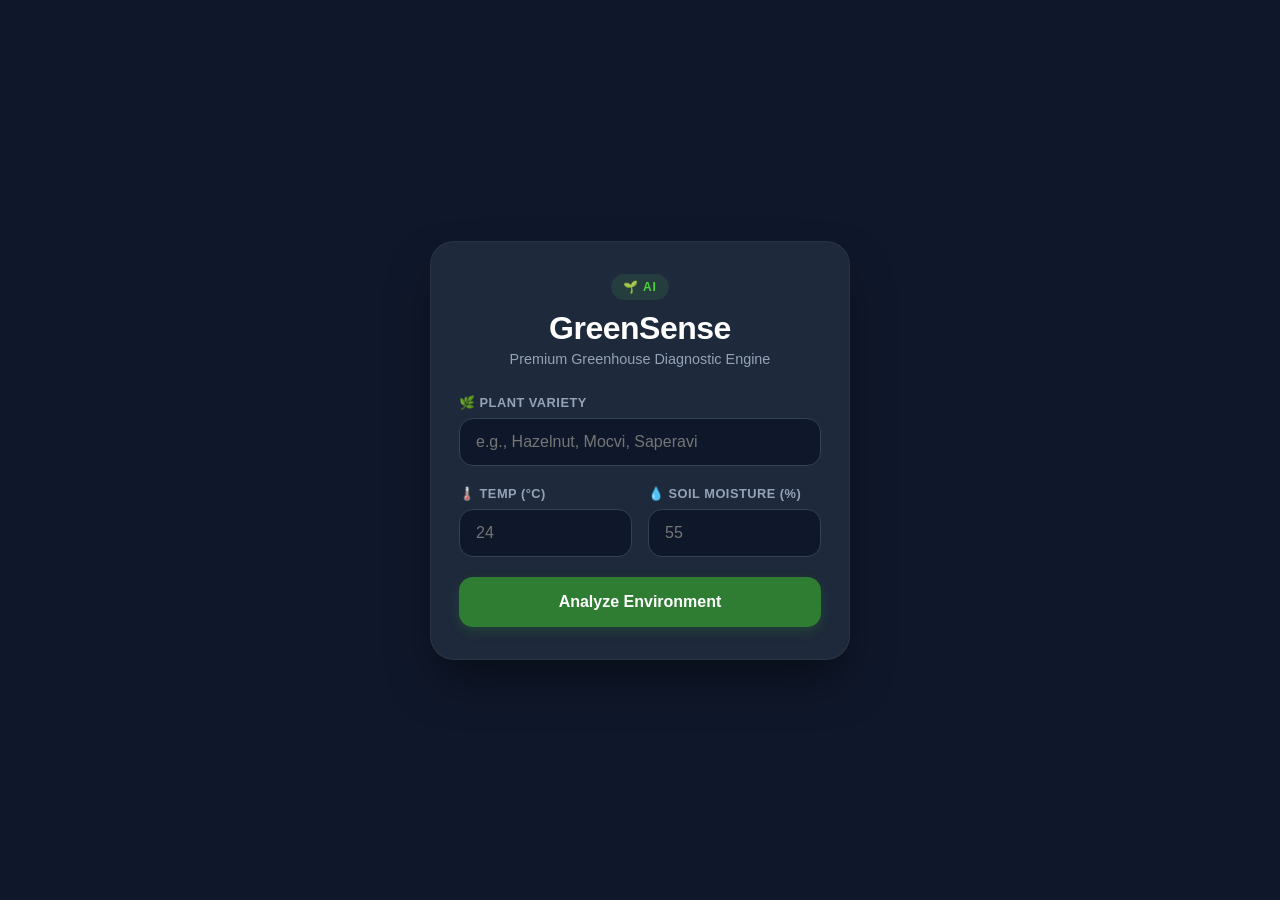
<file: index.html>
<!DOCTYPE html>
<html lang="en">
<head>
    <meta charset="UTF-8">
    <meta name="viewport" content="width=device-width, initial-scale=1.0, maximum-scale=1.0, user-scalable=no">
    <title>GreenSense AI - Smart Agro Assistant</title>
    <link rel="stylesheet" href="style.css">
</head>
<body>
    <div class="container">
        <header>
            <div class="logo-badge">🌱 AI</div>
            <h1>GreenSense</h1>
            <p class="subtitle">Premium Greenhouse Diagnostic Engine</p>
        </header>
        
        <main>
            <div class="form-group">
                <label for="plantName">🌿 Plant Variety</label>
                <input type="text" id="plantName" placeholder="e.g., Hazelnut, Mocvi, Saperavi" autocomplete="off">
            </div>

            <div class="input-grid">
                <div class="form-group">
                    <label for="temperature">🌡️ Temp (°C)</label>
                    <input type="number" id="temperature" placeholder="24" inputmode="decimal">
                </div>

                <div class="form-group">
                    <label for="humidity">💧 Soil Moisture (%)</label>
                    <input type="number" id="humidity" placeholder="55" inputmode="numeric">
                </div>
            </div>

            <button id="analyzeBtn" class="interactive-btn">Analyze Environment</button>

            <div id="resultCard" class="result-card hidden">
                <div class="gauge-wrapper">
                    <div class="gauge-body">
                        <div class="gauge-fill" id="gaugeFill"></div>
                        <div class="gauge-cover"><span id="scoreValue">0</span>%</div>
                    </div>
                </div>
                <p id="aiAdvice"></p>
            </div>
        </main>
    </div>

    <script type="module" src="app.js"></script>
</body>
</html>
</file>
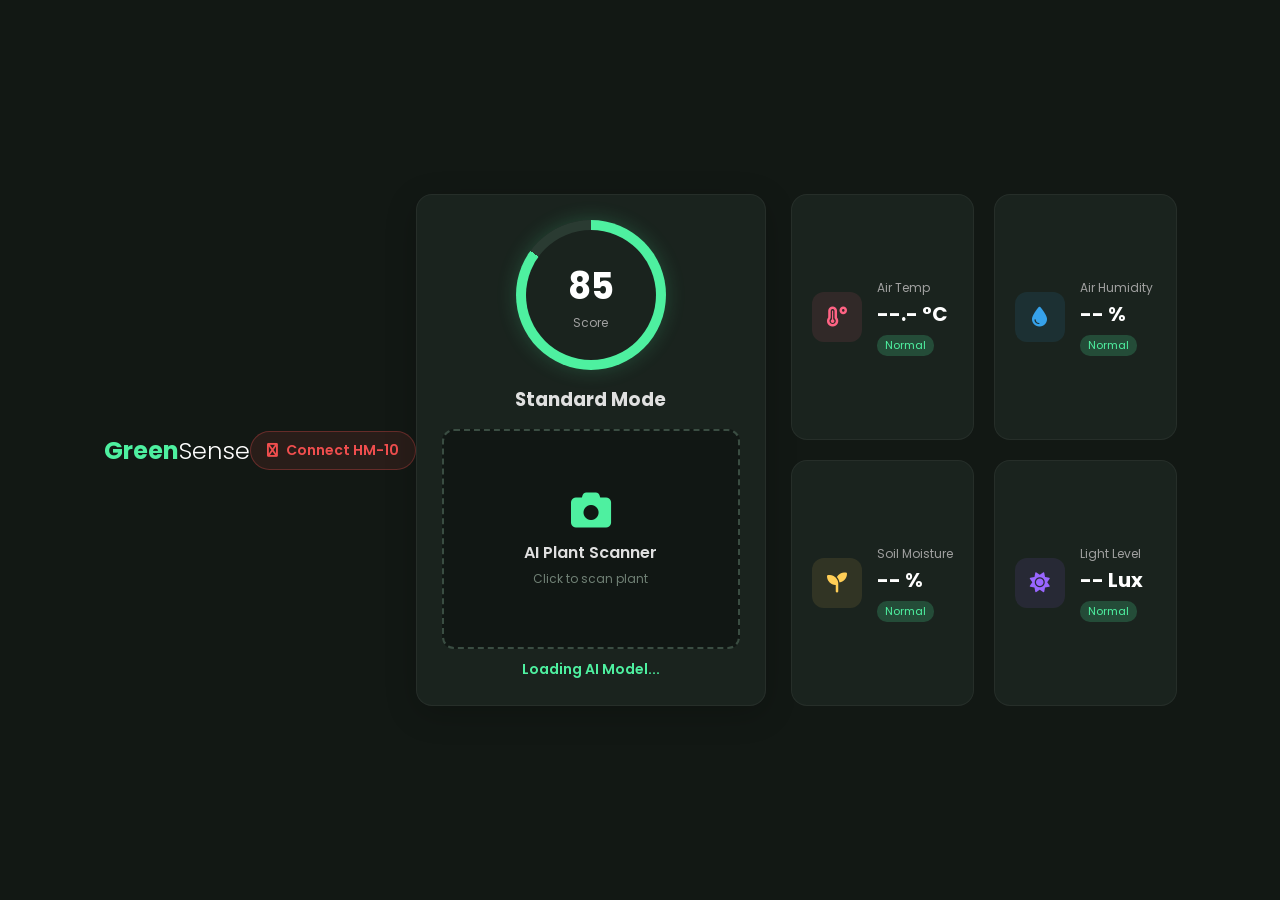
<file: GreenSense/index.html>
<!DOCTYPE html>
<html lang="en">
<head>
    <meta charset="UTF-8">
    <meta name="viewport" content="width=device-width, initial-scale=1.0">
    <title>Document</title>
    <link rel="stylesheet" href="style.css">
    <link href="https://fonts.googleapis.com/css2?family=Poppins:wght@300;400;600;700&display=swap" rel="stylesheet">
    <link rel="stylesheet" href="https://cdnjs.cloudflare.com/ajax/libs/font-awesome/6.4.0/css/all.min.css">
</head>
<body>
<div class="logo">
                <h1>Green<span>Sense</span></h1>
            </div>
            <div class="bt-status" id="bt-button" onclick="connectBluetooth()">
                <i class="fa-solid fa-bluetooth"></i> <span id="bt-text">Connect HM-10</span>
            </div>
        </header>

        <div class="main-content">
            <div class="status-panel">
                <div class="card">
                    <div class="health-score-circle">
                        <div class="health-inner">
                            <h2 id="health-score">85</h2>
                            <p>Score</p>
                        </div>
                    </div>
                    <h3 id="mode-title">Standard Mode</h3>
                    
                    <div class="camera-container" onclick="startCamera()">
                        <video id="webcam" autoplay playsinline></video>
                        <div class="camera-placeholder" id="placeholder">
                            <i class="fa-solid fa-camera"></i>
                            <span style="font-weight: 600;">AI Plant Scanner</span>
                            <p style="font-size: 12px; color: #708075; margin-top: 5px;">Click to scan plant</p>
                        </div>
                    </div>
                    <div id="ai-result">AI Status: Ready</div>
                </div>
            </div>

            <div class="sensors-grid">
                <div class="sensor-card temp">
                    <div class="icon-wrapper"><i class="fa-solid fa-temperature-high"></i></div>
                    <div class="sensor-info"><p>Air Temp</p><h3 id="val-temp">--.- °C</h3><span class="status-badge">Normal</span></div>
                </div>
                <div class="sensor-card humidity">
                    <div class="icon-wrapper"><i class="fa-solid fa-droplet"></i></div>
                    <div class="sensor-info"><p>Air Humidity</p><h3 id="val-hum">-- %</h3><span class="status-badge">Normal</span></div>
                </div>
                <div class="sensor-card soil">
                    <div class="icon-wrapper"><i class="fa-solid fa-seedling"></i></div>
                    <div class="sensor-info"><p>Soil Moisture</p><h3 id="val-soil">-- %</h3><span class="status-badge">Normal</span></div>
                </div>
                <div class="sensor-card light">
                    <div class="icon-wrapper"><i class="fa-solid fa-sun"></i></div>
                    <div class="sensor-info"><p>Light Level</p><h3 id="val-light">-- Lux</h3><span class="status-badge">Normal</span></div>
                </div>
            </div>
        </div>
    </div>

    <script>
        let model = undefined;
        let bluetoothDevice = null;
        let rxCharacteristic = null;

        // 1. AI მოდელის ლოკალურად ჩატვირთვა ფონურ რეჟიმში
        async function loadAI() {
            document.getElementById('ai-result').innerText = "Loading AI Model...";
            model = await mobilenet.load();
            document.getElementById('ai-result').innerText = "AI Model Ready";
        }
        loadAI();

        // 2. კამერის ჩართვა და გამოსახულების ამოცნობა (ინტერნეტის გარეშე)
        async function startCamera() {
            const video = document.getElementById('webcam');
            const placeholder = document.getElementById('placeholder');
            const resultDiv = document.getElementById('ai-result');

            try {
                const stream = await navigator.mediaDevices.getUserMedia({ video: { facingMode: "environment" } });
                video.srcObject = stream;
                placeholder.style.display = 'none';
                video.style.display = 'block';
                resultDiv.innerText = "Analyzing plant...";

                // დაველოდოთ 2 წამი სკანირების ეფექტისთვის და მოვახდინოთ იდენტიფიკაცია
                setTimeout(async () => {
                    if (model) {
                        const predictions = await model.classify(video);
                        // ავიღოთ ყველაზე მაღალი ალბათობის მქონე შედეგი
                        const plantName = predictions[0].className.split(',')[0];
                        resultDiv.innerText = `Detected: ${plantName}`;
                        
                        // სიმულაცია: მცენარის მიხედვით რეჟიმის შეცვლა
                        document.getElementById('mode-title').innerText = `${plantName} Mode`;
                        adjustGreenhouseThresholds(plantName);
                    }
                }, 2000);

            } catch (err) {
                console.error("Camera access denied", err);
                resultDiv.innerText = "Error accessing camera.";
            }
        }

        // 3. გარემოს ადაპტაცია ამოცნობილი მცენარის მიხედვით
        function adjustGreenhouseThresholds(plant) {
            document.getElementById('health-score').innerText = "98";
            // აქ შეგიძლიათ შეცვალოთ სასურველი პარამეტრების ლოგიკა კოდში
        }

        // 4. Web Bluetooth კავშირი HM-10 მოდულთან
        async function connectBluetooth() {
            const btButton = document.getElementById('bt-button');
            const btText = document.getElementById('bt-text');

            try {
                btText.innerText = "Searching...";
                // ვეძებთ HM-10 ან ნებისმიერ BLE მოწყობილობას, რომელიც ატარებს Serial პორტის სერვისს
                bluetoothDevice = await navigator.bluetooth.requestDevice({
                    filters: [{ namePrefix: 'HM-' }, { name: 'MLT-BT05' }],
                    optionalServices: ['0000ffe0-0000-1000-8000-00805f9b34fb'] // სტანდარტული HM-10 სერვისი
                });

                const server = await bluetoothDevice.gatt.connect();
                const service = await server.getPrimaryService('0000ffe0-0000-1000-8000-00805f9b34fb');
                rxCharacteristic = await service.getCharacteristic('0000ffe1-0000-1000-8000-00805f9b34fb');

                // მონაცემების მიღების დაწყება
                await rxCharacteristic.startNotifications();
                rxCharacteristic.addEventListener('characteristicvaluechanged', handleDataReceived);

                btButton.classList.add('connected');
                btText.innerText = "Connected";

            } catch (error) {
                console.error("Bluetooth connection failed", error);
                btText.innerText = "Connect HM-10";
                alert("კავშირი ვერ დამყარდა. დარწმუნდით, რომ ბლუთუზი ჩართულია და იყენებთ Chrome/Edge ბრაუზერს.");
            }
        }

        // 5. Arduino-დან მოსული ტექსტური მონაცემების დამუშავება
        // მოსული მონაცემის ფორმატი უნდა იყოს მაგალითად: T:24.5,H:62,S:48,L:720
        function handleDataReceived(event) {
            const value = new TextDecoder().decode(event.target.value);
            console.log("Received data:", value);

            const parts = value.split(',');
            parts.forEach(part => {
                const kv = part.split(':');
                if(kv[0] === 'T') document.getElementById('val-temp').innerText = `${kv[1]} °C`;
                if(kv[0] === 'H') document.getElementById('val-hum').innerText = `${kv[1]} %`;
                if(kv[0] === 'S') document.getElementById('val-soil').innerText = `${kv[1]} %`;
                if(kv[0] === 'L') document.getElementById('val-light').innerText = `${kv[1]} Lux`;
            });
        }
    </script>
</body>
</html>
</file>
<file: style.css>
:root {
    --primary: #1b5e20;
    --primary-light: #4caf50;
    --bg: #0f172a; /* Deep dark slate background */
    --card-bg: #1e293b; /* Sleek dark card background */
    --text: #f8fafc; /* Bright text for contrast */
    --text-light: #94a3b8; /* Muted secondary text */
    --border: #334155; /* Subtle dark border */
}

* {
    box-sizing: border-box;
    margin: 0;
    padding: 0;
    -webkit-tap-highlight-color: transparent;
}

body {
    font-family: -apple-system, BlinkMacSystemFont, "SF Pro Display", "Segoe UI", Roboto, sans-serif;
    background-color: var(--bg);
    color: var(--text);
    display: flex;
    justify-content: center;
    align-items: center;
    min-height: 100vh;
    padding: 20px;
}

.container {
    background: var(--card-bg);
    padding: 32px 28px;
    border-radius: 24px;
    box-shadow: 0 25px 50px -12px rgba(0, 0, 0, 0.5);
    width: 100%;
    max-width: 420px;
    border: 1px solid rgba(255, 255, 255, 0.05); /* Soft border glow */
}

header {
    text-align: center;
    margin-bottom: 28px;
}

.logo-badge {
    background: rgba(76, 175, 80, 0.15);
    color: #4cd137;
    font-weight: 700;
    font-size: 0.75rem;
    padding: 6px 12px;
    border-radius: 100px;
    display: inline-block;
    margin-bottom: 10px;
    letter-spacing: 1px;
}

h1 {
    font-size: 2rem;
    font-weight: 800;
    letter-spacing: -0.5px;
    color: #ffffff;
}

.subtitle {
    color: var(--text-light);
    font-size: 0.9rem;
    margin-top: 4px;
}

.form-group {
    display: flex;
    flex-direction: column;
    margin-bottom: 20px;
}

.input-grid {
    display: grid;
    grid-template-columns: 1fr 1fr;
    gap: 16px;
}

label {
    font-weight: 600;
    font-size: 0.8rem;
    margin-bottom: 8px;
    color: #94a3b8;
    text-transform: uppercase;
    letter-spacing: 0.5px;
}

input {
    width: 100%;
    padding: 14px 16px;
    border: 1.5px solid var(--border);
    border-radius: 14px;
    font-size: 1rem;
    background-color: #0f172a; /* Dark background inside inputs */
    color: #ffffff;
    transition: all 0.2s ease;
    outline: none;
}

input:focus {
    border-color: var(--primary-light);
    background-color: #1e293b;
    box-shadow: 0 0 0 4px rgba(76, 175, 80, 0.25);
}

.interactive-btn {
    width: 100%;
    padding: 16px;
    background-color: #2e7d32;
    color: #ffffff;
    border: none;
    border-radius: 14px;
    font-size: 1rem;
    font-weight: 600;
    cursor: pointer;
    transition: all 0.2s ease;
    box-shadow: 0 4px 12px rgba(46, 125, 50, 0.3);
}

.interactive-btn:active {
    transform: scale(0.99);
    background-color: #144517;
}

/* Semi-Circle Gauge Dark Mode Customization */
.gauge-wrapper {
    display: flex;
    justify-content: center;
    margin: 10px 0 24px 0;
}

.gauge-body {
    position: relative;
    width: 200px;
    height: 100px;
    overflow: hidden;
    background: #334155; /* Dark track for the dial pointer */
    border-top-left-radius: 100px;
    border-top-right-radius: 100px;
}

.gauge-fill {
    position: absolute;
    top: 100%;
    left: 0;
    width: 100%;
    height: 100%;
    background: var(--primary-light);
    transform-origin: center top;
    transform: rotate(0turn);
    transition: transform 1.2s cubic-bezier(0.19, 1, 0.22, 1), background-color 1s ease;
    border-bottom-left-radius: 100px;
    border-bottom-right-radius: 100px;
}

.gauge-cover {
    position: absolute;
    width: 76%;
    height: 76%;
    background: var(--card-bg); /* Matches the outer container background color */
    border-top-left-radius: 100px;
    border-top-right-radius: 100px;
    bottom: 0;
    left: 12%;
    display: flex;
    align-items: flex-end;
    justify-content: center;
    padding-bottom: 6px;
    font-size: 1.8rem;
    font-weight: 800;
    color: #ffffff;
}

/* Response Blocks */
.result-card {
    margin-top: 28px;
    padding: 24px;
    border-radius: 18px;
    background: #0f172a;
    border: 1px solid var(--border);
    animation: slideUp 0.4s ease-out;
}

#aiAdvice {
    font-size: 0.95rem;
    line-height: 1.6;
    color: #cbd5e1;
    text-align: center;
}

.error-state {
    color: #f87171 !important; /* Brighter neon red for dark theme visibility */
    font-weight: 600;
}

.hidden { display: none; }

@keyframes slideUp {
    from { opacity: 0; transform: translateY(15px); }
    to { opacity: 1; transform: translateY(0); }
}
</file>
<file: GreenSense/style.css>
* { margin: 0; padding: 0; box-sizing: border-box; font-family: 'Poppins', sans-serif; }
        body { background-color: #121814; color: #e0e0e0; padding: 20px; display: flex; justify-content: center; align-items: center; min-height: 100vh; }
        .container { width: 100%; max-width: 1200px; display: grid; grid-template-columns: 1fr; gap: 20px; }
        
        header { display: flex; justify-content: space-between; align-items: center; background: linear-gradient(135deg, #1e2d24, #142019); padding: 20px; border-radius: 16px; box-shadow: 0 4px 30px rgba(0, 0, 0, 0.3); border: 1px solid rgba(46, 117, 89, 0.2); }
        .logo h1 { color: #4ef0a0; font-size: 24px; font-weight: 700; }
        .logo span { color: #fff; font-weight: 300; }
        
        .bt-status { background: rgba(240, 78, 78, 0.1); color: #f04e4e; padding: 8px 16px; border-radius: 20px; font-size: 14px; font-weight: 600; display: flex; align-items: center; gap: 8px; border: 1px solid rgba(240, 78, 78, 0.3); cursor: pointer; transition: 0.3s; }
        .bt-status.connected { background: rgba(78, 240, 160, 0.1); color: #4ef0a0; border-color: rgba(78, 240, 160, 0.3); }

        .main-content { display: grid; grid-template-columns: 1fr; gap: 20px; }
        .status-panel { display: grid; grid-template-columns: 1fr; gap: 20px; }
        .card { background: #1a231e; border-radius: 16px; padding: 25px; border: 1px solid rgba(255, 255, 255, 0.05); box-shadow: 0 8px 32px rgba(0, 0, 0, 0.2); display: flex; flex-direction: column; align-items: center; justify-content: center; text-align: center; }
        
        .health-score-circle { width: 150px; height: 150px; border-radius: 50%; background: conic-gradient(#4ef0a0 85%, #2a3b32 0); display: flex; justify-content: center; align-items: center; position: relative; margin-bottom: 15px; box-shadow: 0 0 20px rgba(78, 240, 160, 0.2); }
        .health-score-circle::before { content: ''; position: absolute; width: 130px; height: 130px; border-radius: 50%; background: #1a231e; }
        .health-inner { position: relative; z-index: 1; }
        .health-inner h2 { font-size: 36px; color: #fff; font-weight: 700; }
        .health-inner p { font-size: 12px; color: #a0a0a0; }

        /* კამერის ზონა */
        .camera-container { width: 100%; height: 220px; background: #111714; border-radius: 12px; border: 2px dashed #3a4d42; display: flex; flex-direction: column; justify-content: center; align-items: center; cursor: pointer; transition: all 0.3s ease; margin-top: 15px; overflow: hidden; position: relative; }
        #webcam { width: 100%; height: 100%; object-fit: cover; display: none; }
        .camera-placeholder { display: flex; flex-direction: column; align-items: center; }
        .camera-container i { font-size: 40px; color: #4ef0a0; margin-bottom: 10px; }
        #ai-result { margin-top: 10px; font-size: 14px; color: #4ef0a0; font-weight: 600; }

        .sensors-grid { display: grid; grid-template-columns: repeat(2, 1fr); gap: 15px; }
        .sensor-card { background: #1a231e; padding: 20px; border-radius: 16px; border: 1px solid rgba(255, 255, 255, 0.05); display: flex; align-items: center; gap: 15px; }
        .icon-wrapper { width: 50px; height: 50px; border-radius: 12px; display: flex; justify-content: center; align-items: center; font-size: 20px; }
        
        .temp .icon-wrapper { background: rgba(255, 99, 132, 0.1); color: #ff6384; }
        .humidity .icon-wrapper { background: rgba(54, 162, 235, 0.1); color: #36a2eb; }
        .soil .icon-wrapper { background: rgba(255, 206, 86, 0.1); color: #ffce56; }
        .light .icon-wrapper { background: rgba(153, 102, 255, 0.1); color: #9966ff; }
        .sensor-info p { font-size: 12px; color: #a0a0a0; }
        .sensor-info h3 { font-size: 20px; color: #fff; margin: 2px 0; }
        .status-badge { font-size: 11px; padding: 2px 8px; border-radius: 10px; background: rgba(78, 240, 160, 0.2); color: #4ef0a0; display: inline-block; }

        @media (min-width: 768px) { .main-content { grid-template-columns: 1fr 1fr; } }
        @media (min-width: 1024px) { .main-content { grid-template-columns: 350px 1fr; gap: 25px; } .sensors-grid { grid-template-columns: repeat(2, 1fr); gap: 20px; } }
</file>
